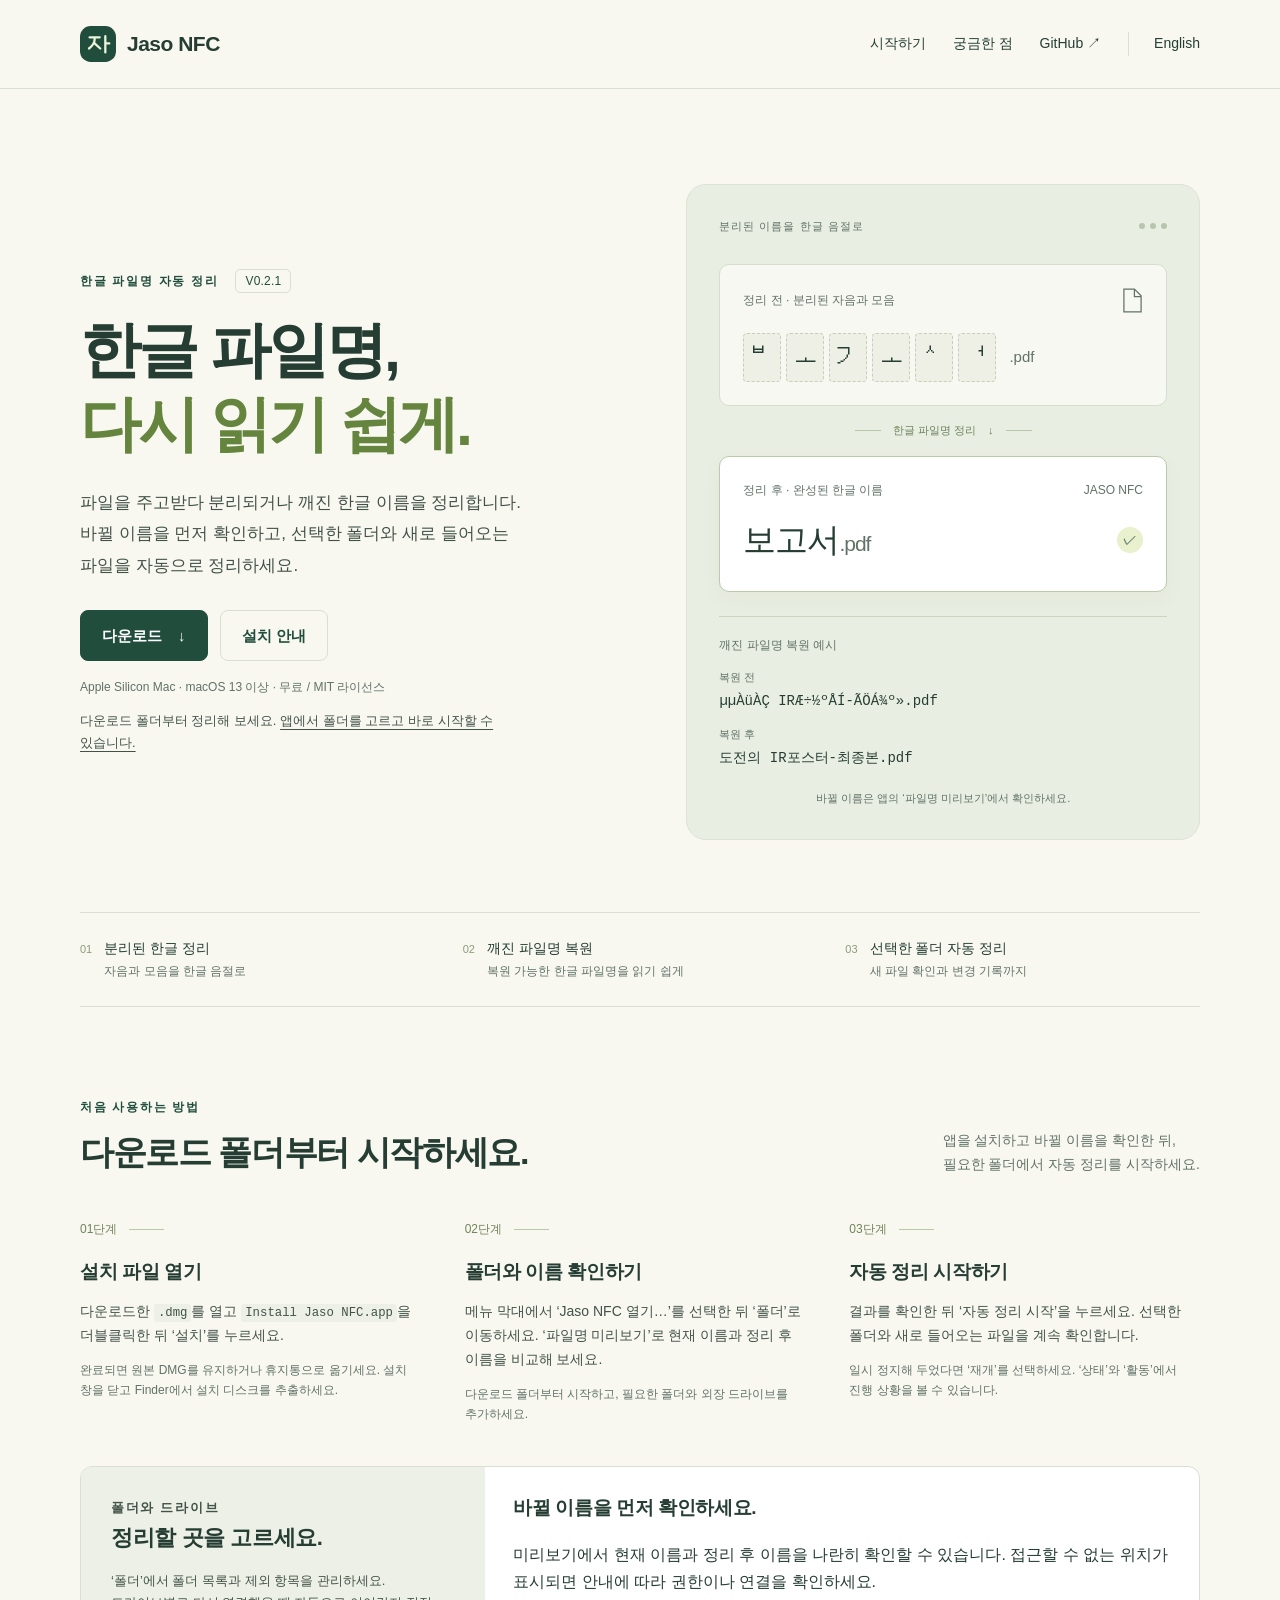
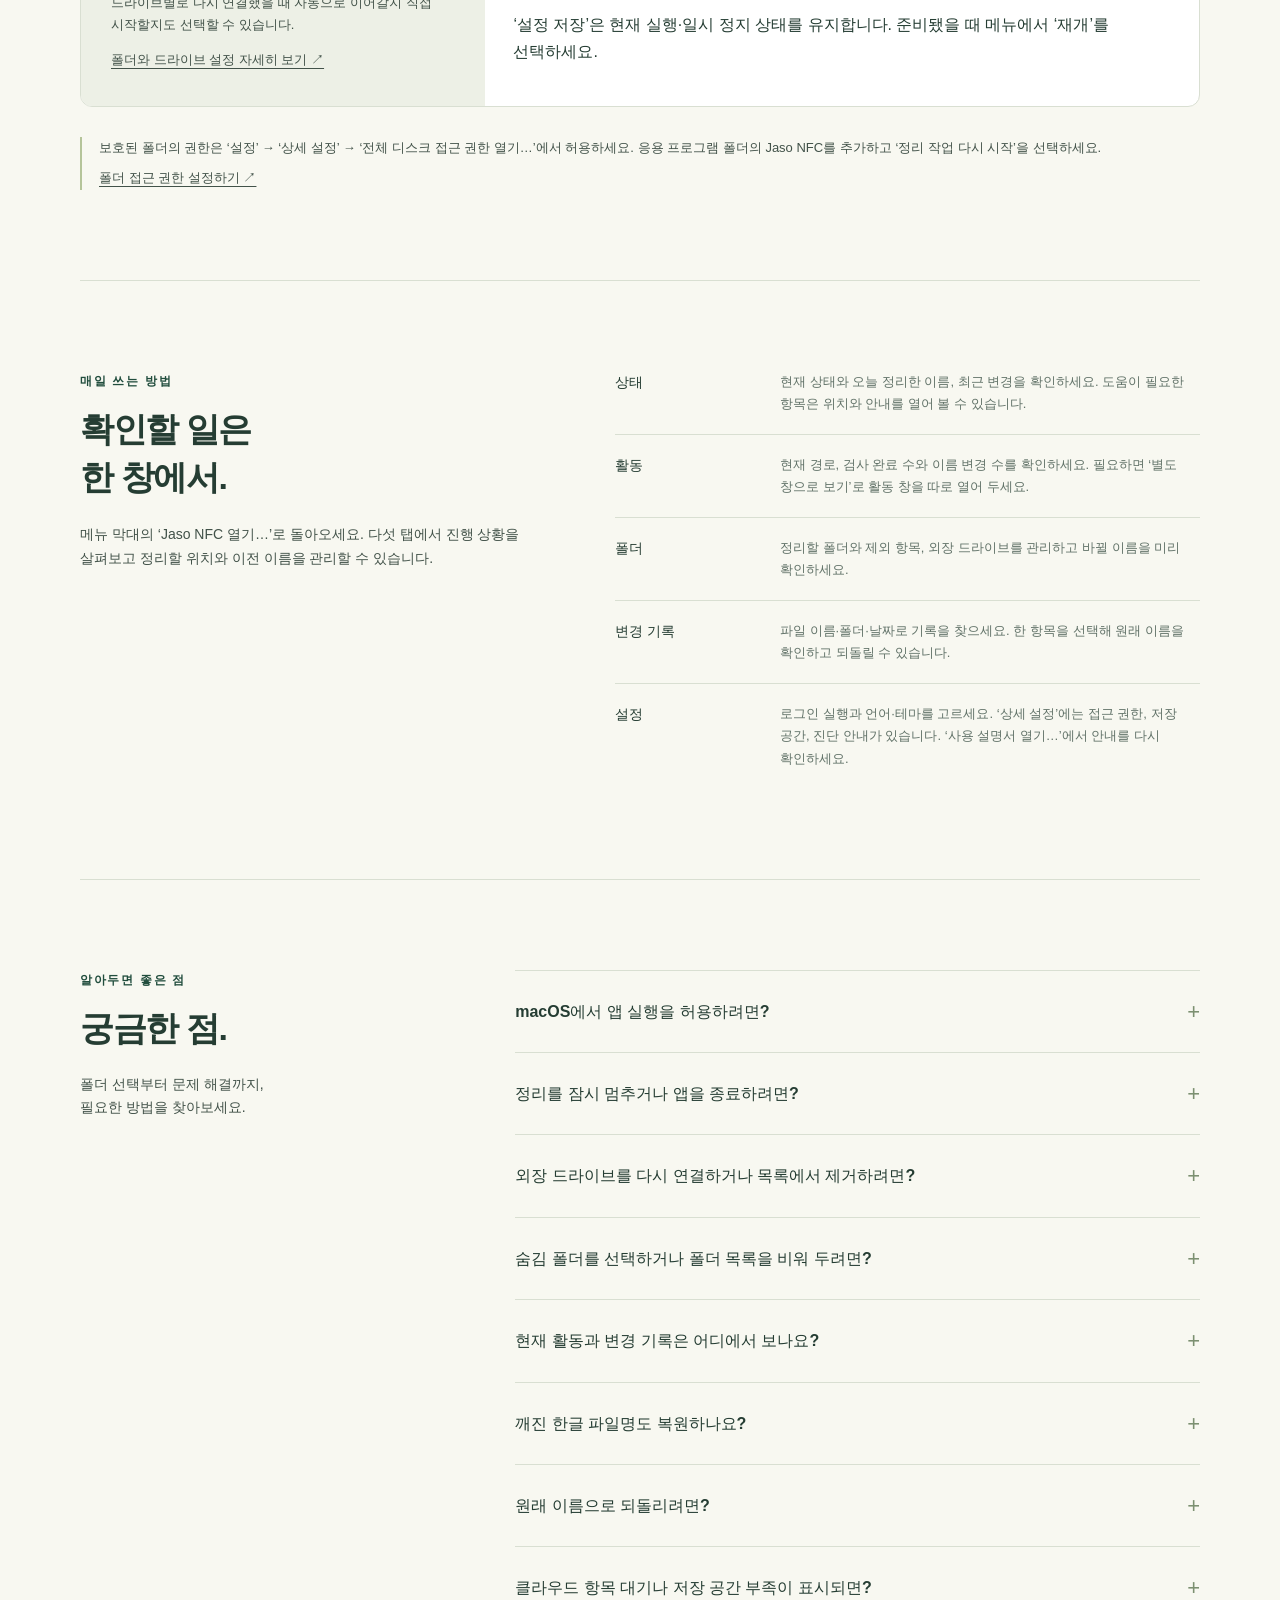
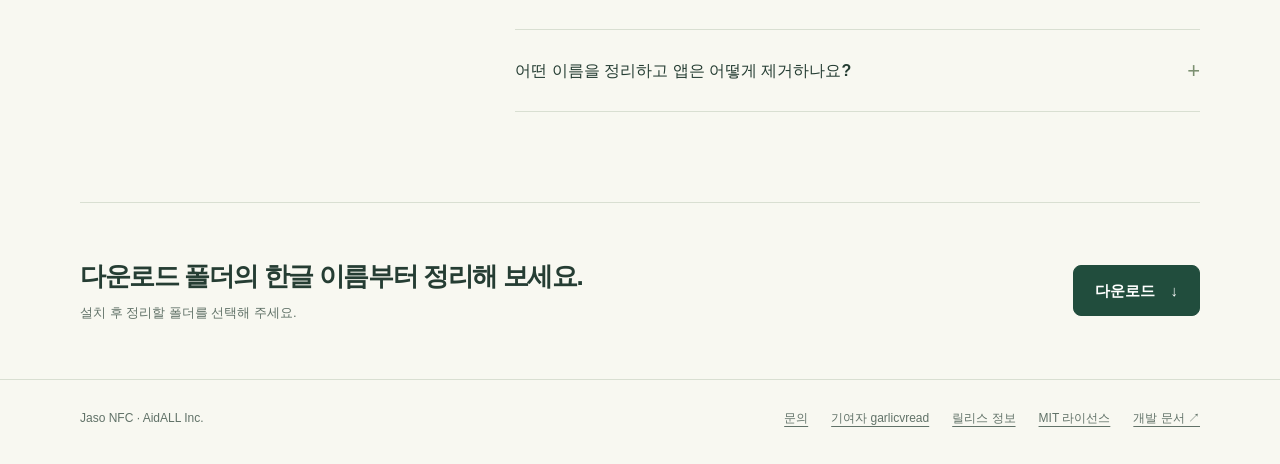
<file: site/index.html>
<!doctype html>
<html lang="ko">
<head>
  <meta charset="utf-8">
  <meta name="viewport" content="width=device-width, initial-scale=1">
  <meta name="description" content="분리되거나 깨진 한글 파일명을 정리합니다. 바뀔 이름을 미리 확인하고, 선택한 폴더에서 자동 정리를 시작하세요.">
  <meta name="theme-color" content="#f8f8f1">
  <meta property="og:title" content="Jaso NFC — 한글 파일명, 다시 읽기 쉽게">
  <meta property="og:description" content="분리된 한글과 복원 가능한 깨진 파일명을 정리하는 Mac 앱입니다. 이름 미리보기부터 자동 정리와 원래 이름 복원까지 한 창에서 사용하세요.">
  <meta property="og:type" content="website">
  <meta property="og:url" content="https://garlicvread.github.io/jaso-nfc/">
  <link rel="canonical" href="https://garlicvread.github.io/jaso-nfc/">
  <link rel="alternate" hreflang="en" href="https://garlicvread.github.io/jaso-nfc/en/">
  <link rel="icon" href="assets/mark.svg" type="image/svg+xml">
  <link rel="stylesheet" href="assets/styles.css">
  <script src="assets/guide.js" defer></script>
  <title>Jaso NFC — 한글 파일명, 다시 읽기 쉽게</title>
</head>
<body>
<a class="skip" href="#main">본문으로 이동</a>
<header class="header">
  <nav class="nav wrap" aria-label="주 메뉴">
    <a class="brand" href="./" aria-label="Jaso NFC 처음으로"><img src="assets/mark.svg" alt="" width="36" height="36">Jaso NFC</a>
    <div class="nav-links"><a href="#setup">시작하기</a><a class="desktop-link" href="#questions">궁금한 점</a><a class="desktop-link" href="https://github.com/garlicvread/jaso-nfc">GitHub ↗</a><a class="language" href="en/" lang="en" hreflang="en">English</a></div>
  </nav>
</header>
<main id="main" class="wrap">
  <section class="hero" aria-labelledby="hero-title">
    <div>
      <p class="eyebrow">한글 파일명 자동 정리 <span>v0.2.1</span></p>
      <h1 id="hero-title">한글 파일명,<br><em>다시 읽기 쉽게.</em></h1>
      <p class="hero-copy">파일을 주고받다 분리되거나 깨진 한글 이름을 정리합니다. 바뀔 이름을 먼저 확인하고, 선택한 폴더와 새로 들어오는 파일을 자동으로 정리하세요.</p>
      <div class="actions"><a class="button" href="https://github.com/garlicvread/jaso-nfc/releases/download/v0.2.1/Jaso-NFC-0.2.1-arm64-local.dmg">다운로드 <span aria-hidden="true">↓</span></a><a class="button secondary" href="#setup">설치 안내</a></div>
      <p class="compatibility">Apple Silicon Mac · macOS 13 이상 · 무료 / MIT 라이선스</p>
      <p class="before-download">다운로드 폴더부터 정리해 보세요. <a href="#setup">앱에서 폴더를 고르고 바로 시작할 수 있습니다.</a></p>
    </div>
    <div class="art" role="img" aria-label="분리된 한글을 보고서.pdf로 합치고, 잘못 읽힌 문자로 깨진 파일명을 도전의 IR포스터-최종본.pdf로 복원하는 예시입니다.">
      <div class="art-top"><span>분리된 이름을 한글 음절로</span><span class="dots" aria-hidden="true"><i></i><i></i><i></i></span></div>
      <div class="file"><div class="file-label"><span>정리 전 · 분리된 자음과 모음</span><svg viewBox="0 0 22 26" fill="none" aria-hidden="true"><path d="M4 1h9l7 7v17H2V1h2zM13 1v8h7" stroke="currentColor" stroke-width="1.3"/></svg></div><div class="jamo" aria-hidden="true"><span>ᄇ</span><span>ᅩ</span><span>ᄀ</span><span>ᅩ</span><span>ᄉ</span><span>ᅥ</span><small>.pdf</small></div></div>
      <div class="flow">한글 파일명 정리 <span aria-hidden="true">↓</span></div>
      <div class="file after"><div class="file-label"><span>정리 후 · 완성된 한글 이름</span><span>JASO NFC</span></div><div class="filename"><span>보고서<small>.pdf</small></span><span class="check" aria-hidden="true">✓</span></div></div>
      <div class="encoding-example"><p class="file-label">깨진 파일명 복원 예시</p><p><span>복원 전</span><code>µµÀüÀÇ IRÆ÷½ºÅÍ-ÃÖÁ¾º».pdf</code></p><p><span>복원 후</span><code>도전의 IR포스터-최종본.pdf</code></p></div>
      <p class="art-caption">바뀔 이름은 앱의 ‘파일명 미리보기’에서 확인하세요.</p>
    </div>
  </section>
  <div class="quick-facts" aria-label="앱의 기본 동작">
    <div class="fact"><span class="number">01</span><p>분리된 한글 정리<small>자음과 모음을 한글 음절로</small></p></div>
    <div class="fact"><span class="number">02</span><p>깨진 파일명 복원<small>복원 가능한 한글 파일명을 읽기 쉽게</small></p></div>
    <div class="fact"><span class="number">03</span><p>선택한 폴더 자동 정리<small>새 파일 확인과 변경 기록까지</small></p></div>
  </div>
  <section id="setup" class="section" aria-labelledby="setup-title">
    <div class="section-heading"><div><p class="eyebrow">처음 사용하는 방법</p><h2 id="setup-title">다운로드 폴더부터 시작하세요.</h2></div><p class="section-intro">앱을 설치하고 바뀔 이름을 확인한 뒤,<br>필요한 폴더에서 자동 정리를 시작하세요.</p></div>
    <div class="steps">
      <article><span class="step-num">01단계</span><h3>설치 파일 열기</h3><p>다운로드한 <code>.dmg</code>를 열고 <code>Install Jaso NFC.app</code>을 더블클릭한 뒤 ‘설치’를 누르세요.</p><p class="small">완료되면 원본 DMG를 유지하거나 휴지통으로 옮기세요. 설치 창을 닫고 Finder에서 설치 디스크를 추출하세요.</p></article>
      <article><span class="step-num">02단계</span><h3>폴더와 이름 확인하기</h3><p>메뉴 막대에서 ‘Jaso NFC 열기…’를 선택한 뒤 ‘폴더’로 이동하세요. ‘파일명 미리보기’로 현재 이름과 정리 후 이름을 비교해 보세요.</p><p class="small">다운로드 폴더부터 시작하고, 필요한 폴더와 외장 드라이브를 추가하세요.</p></article>
      <article><span class="step-num">03단계</span><h3>자동 정리 시작하기</h3><p>결과를 확인한 뒤 ‘자동 정리 시작’을 누르세요. 선택한 폴더와 새로 들어오는 파일을 계속 확인합니다.</p><p class="small">일시 정지해 두었다면 ‘재개’를 선택하세요. ‘상태’와 ‘활동’에서 진행 상황을 볼 수 있습니다.</p></article>
    </div>
    <div id="enable" class="setup-box">
      <div class="setup-intro"><p class="eyebrow">폴더와 드라이브</p><h3>정리할 곳을 고르세요.</h3><p>‘폴더’에서 폴더 목록과 제외 항목을 관리하세요. 드라이브별로 다시 연결했을 때 자동으로 이어갈지 직접 시작할지도 선택할 수 있습니다.</p><p><a href="https://github.com/garlicvread/jaso-nfc/blob/main/docs/usage.md#change-folders">폴더와 드라이브 설정 자세히 보기 ↗</a></p></div>
      <div class="setup-code"><h3>바뀔 이름을 먼저 확인하세요.</h3><p>미리보기에서 현재 이름과 정리 후 이름을 나란히 확인할 수 있습니다. 접근할 수 없는 위치가 표시되면 안내에 따라 권한이나 연결을 확인하세요.</p><p>‘설정 저장’은 현재 실행·일시 정지 상태를 유지합니다. 준비됐을 때 메뉴에서 ‘재개’를 선택하세요.</p></div>
    </div>
    <div class="permission"><p>보호된 폴더의 권한은 ‘설정’ → ‘상세 설정’ → ‘전체 디스크 접근 권한 열기…’에서 허용하세요. 응용 프로그램 폴더의 Jaso NFC를 추가하고 ‘정리 작업 다시 시작’을 선택하세요.</p><a href="https://github.com/garlicvread/jaso-nfc/blob/main/docs/usage.md#permissions">폴더 접근 권한 설정하기 ↗</a></div>
  </section>
  <section id="everyday" class="section everyday" aria-labelledby="everyday-title">
    <div><p class="eyebrow">매일 쓰는 방법</p><h2 id="everyday-title">확인할 일은<br>한 창에서.</h2><p class="body-copy">메뉴 막대의 ‘Jaso NFC 열기…’로 돌아오세요. 다섯 탭에서 진행 상황을 살펴보고 정리할 위치와 이전 이름을 관리할 수 있습니다.</p></div>
    <ul class="menu-list"><li>상태<span>현재 상태와 오늘 정리한 이름, 최근 변경을 확인하세요. 도움이 필요한 항목은 위치와 안내를 열어 볼 수 있습니다.</span></li><li>활동<span>현재 경로, 검사 완료 수와 이름 변경 수를 확인하세요. 필요하면 ‘별도 창으로 보기’로 활동 창을 따로 열어 두세요.</span></li><li>폴더<span>정리할 폴더와 제외 항목, 외장 드라이브를 관리하고 바뀔 이름을 미리 확인하세요.</span></li><li>변경 기록<span>파일 이름·폴더·날짜로 기록을 찾으세요. 한 항목을 선택해 원래 이름을 확인하고 되돌릴 수 있습니다.</span></li><li>설정<span>로그인 실행과 언어·테마를 고르세요. ‘상세 설정’에는 접근 권한, 저장 공간, 진단 안내가 있습니다. ‘사용 설명서 열기…’에서 안내를 다시 확인하세요.</span></li></ul>
  </section>
  <section id="questions" class="section faq" aria-labelledby="faq-title">
    <div><p class="eyebrow">알아두면 좋은 점</p><h2 id="faq-title">궁금한 점.</h2><p class="body-copy">폴더 선택부터 문제 해결까지,<br>필요한 방법을 찾아보세요.</p></div>
    <div class="questions">
      <details id="blocked"><summary>macOS에서 앱 실행을 허용하려면?</summary><p>다운로드 출처를 확인한 뒤 <a href="https://support.apple.com/ko-kr/102445">Apple의 앱 실행 허용 안내</a>를 따라 주세요. 앱을 한 번 열고 시스템 설정 → 개인정보 보호 및 보안에서 ‘확인 없이 열기’를 선택하세요. 해당 항목이 없거나 손상 메시지가 나오면 다시 다운로드하거나 지원팀에 문의해 주세요.</p></details>
      <details><summary>정리를 잠시 멈추거나 앱을 종료하려면?</summary><p>메뉴의 ‘일시 정지’와 ‘재개’로 정리 시점을 조절하세요. 창을 닫으면 백그라운드에서 계속 작업합니다. 작업까지 종료하려면 ‘Jaso NFC 종료’를 선택하고, 다음에 사용할 때는 응용 프로그램 폴더에서 앱을 여세요.</p></details>
      <details><summary>외장 드라이브를 다시 연결하거나 목록에서 제거하려면?</summary><p>‘폴더’ → ‘드라이브’에서 드라이브를 선택하고 ‘선택한 드라이브 관리…’를 여세요. 자동으로 이어서 정리하거나 연결할 때마다 직접 시작하도록 고를 수 있습니다. 앱 전체의 일시 정지는 유지됩니다.</p><p>사용을 마친 드라이브는 상세 창에서 ‘목록에서 제거’를 선택하세요. 연결이 해제된 드라이브도 제거할 수 있습니다. 다른 폴더 변경이 없으면 바로 저장됩니다. 함께 수정 중인 폴더의 미리보기가 필요하면, 미리보기 후 ‘설정 저장’을 눌러 드라이브 제거까지 적용하세요. 저장한 제외 설정은 다시 연결한 뒤에도 유지됩니다. <a href="https://github.com/garlicvread/jaso-nfc/blob/main/docs/usage.md#change-folders">폴더와 드라이브 설정 안내</a>에서 자세히 확인하세요.</p></details>
      <details><summary>숨김 폴더를 선택하거나 폴더 목록을 비워 두려면?</summary><p><code>.ghost-alice</code>, <code>.venv</code>처럼 점으로 시작하는 숨김 폴더는 기본 검사에서 제외합니다. 필요한 숨김 폴더는 ‘폴더’ → ‘선택한 폴더’에 직접 추가하세요. 직접 선택한 폴더 안의 하위 숨김 폴더는 계속 제외합니다.</p><p>‘선택한 폴더’ 목록을 모두 비운 상태도 저장할 수 있습니다. 새 폴더를 추가할 때까지 대기하므로, 준비됐을 때 정리할 위치를 선택하세요.</p></details>
      <details><summary>현재 활동과 변경 기록은 어디에서 보나요?</summary><p>‘활동’에서 현재 경로와 최근 작업, 지금 대기 중인 항목을 확인하세요. 작업이 멈추면 클라우드 보관, 접근 권한 등 기록된 이유를 표시하고, 이후 검사가 성공하면 완료 결과를 표시합니다. 같은 문제로 재시도하면 기존 항목의 횟수와 시각을 갱신합니다.</p><p>활동을 별도 창으로 열면 두 창에서 같은 최신 진행 상황을 확인할 수 있습니다. 이전 항목을 읽을 때는 ‘새 활동 따라가기’를 끄세요. 선택한 항목과 읽던 위치를 유지하면서 진행 정보를 갱신합니다.</p><p>완료한 이름 변경은 ‘변경 기록’에 한 번 남깁니다. 보관 중인 최근 기록을 검색하고 날짜와 결과로 골라 보세요. 기록을 선택하면 원래 이름과 변경한 이름, 위치를 확인하고 되돌릴 수 있습니다.</p></details>
      <details><summary>깨진 한글 파일명도 복원하나요?</summary><p>UTF-8 또는 CP949 문자가 Latin-1·Windows-1252로 잘못 읽힌 파일명 중, 원래 한글로 손실 없이 되돌릴 수 있고 복원 근거가 충분한 경우를 복원합니다. ‘파일명 미리보기’에서 결과를 확인하세요. 복원 근거가 충분하지 않거나 여러 해석이 가능한 이름은 현재 이름을 유지합니다. <a href="https://github.com/garlicvread/jaso-nfc/blob/main/docs/usage.md#filename-repair">파일명 복원 안내</a>에서 예시와 처리 범위를 확인하세요.</p></details>
      <details><summary>원래 이름으로 되돌리려면?</summary><p>‘변경 기록’에서 항목을 선택하고 ‘원래 이름으로 되돌리기’를 누르세요. 확인 안내를 읽고 ‘되돌리기’를 선택한 뒤 완료 메시지를 기다리세요. 파일이 이동했거나 이름이 충돌하면 이유를 표시합니다. <a href="https://github.com/garlicvread/jaso-nfc/blob/main/docs/usage.md#recovery">이름 복원 안내</a>를 참고하세요.</p></details>
      <details><summary>클라우드 항목 대기나 저장 공간 부족이 표시되면?</summary><p>활동에 표시된 경로와 이유를 확인하고 Finder나 동기화 앱에서 연결·다운로드 상태를 살펴보세요. 디스크 여유 공간과 앱 데이터는 ‘설정’ → ‘상세 설정’ → ‘저장 공간 사용량…’에서 확인할 수 있습니다. 필요한 경우 ‘저장공간 설정 열기’로 공간을 확보하세요.</p><p>파일 목록은 필요한 정보를 간결하게 저장합니다. 변경 기록과 로그는 정해진 용량 안에서 보관하며 오래된 항목부터 자동으로 정리합니다. 처리 중인 복구에 필요한 기록은 별도로 보관합니다.</p></details>
      <details><summary>어떤 이름을 정리하고 앱은 어떻게 제거하나요?</summary><p>선택한 폴더 안에서 파일과 폴더의 분리된 한글 이름을 정리하고, 복원 조건에 맞는 깨진 파일명도 복원합니다. <code>ㅎㅏㄴ</code> 같은 호환 자모, 자동 제외 항목과 exFAT 사용 시 주의점은 <a href="https://github.com/garlicvread/jaso-nfc/blob/main/docs/usage.md#변경-범위와-안전성">처리 범위 안내</a>를 확인하세요. 제거할 때는 로그인 실행을 끄고 앱을 종료한 뒤 <a href="https://github.com/garlicvread/jaso-nfc/blob/main/docs/installation.md#uninstall">제거 절차</a>에 따라 응용 프로그램 폴더의 앱을 휴지통으로 옮기세요.</p></details>
    </div>
  </section>
  <section class="bottom-cta" aria-label="다운로드와 지원"><div><h2>다운로드 폴더의 한글 이름부터 정리해 보세요.</h2><p>설치 후 정리할 폴더를 선택해 주세요.</p></div><a class="button" href="https://github.com/garlicvread/jaso-nfc/releases/download/v0.2.1/Jaso-NFC-0.2.1-arm64-local.dmg">다운로드 <span aria-hidden="true">↓</span></a></section>
</main>
<footer><div class="wrap footer-inner"><span>Jaso NFC · AidALL Inc.</span><div class="footer-links"><a href="mailto:aidall_manager@aidall.tech">문의</a><a href="https://github.com/garlicvread">기여자 garlicvread</a><a href="https://github.com/garlicvread/jaso-nfc/releases/tag/v0.2.1">릴리스 정보</a><a href="https://github.com/garlicvread/jaso-nfc/blob/main/LICENSE">MIT 라이선스</a><a href="https://github.com/garlicvread/jaso-nfc/blob/main/docs/development.md">개발 문서 ↗</a></div></div></footer>
</body>
</html>
</file>
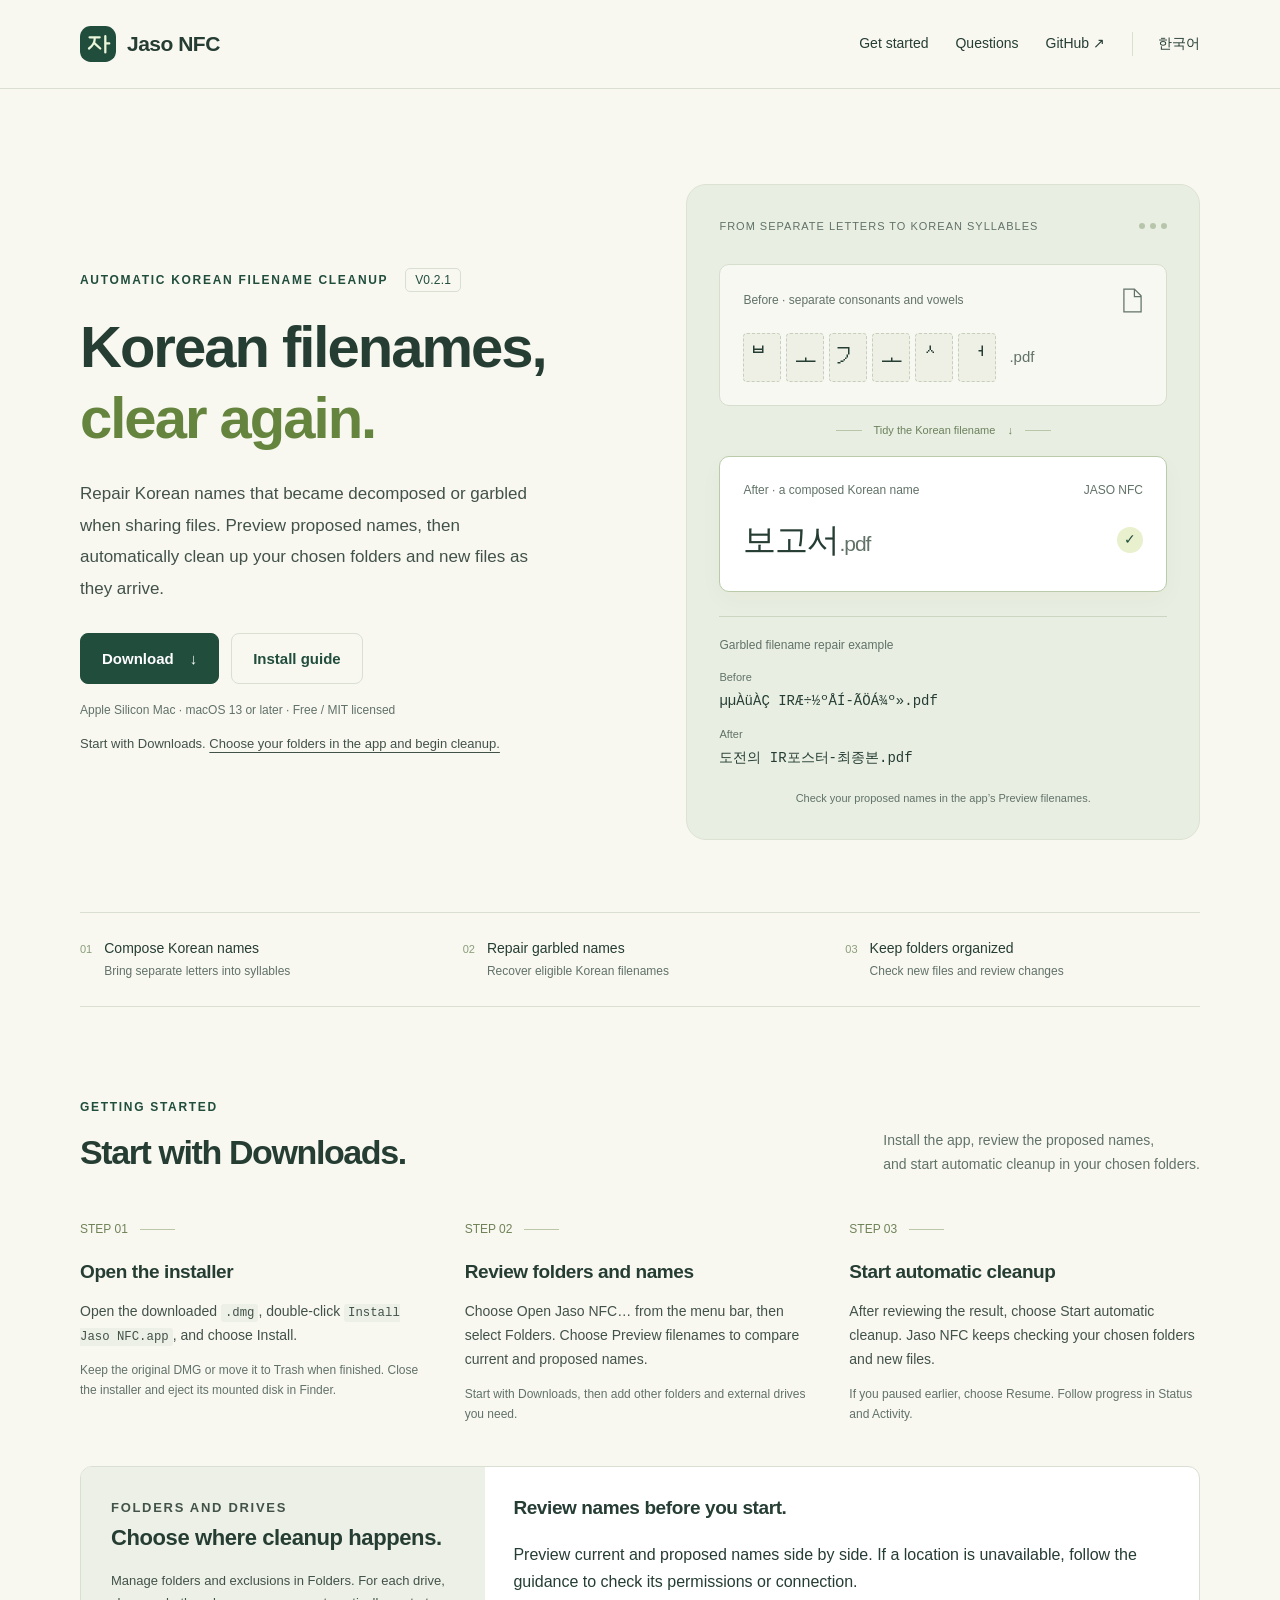
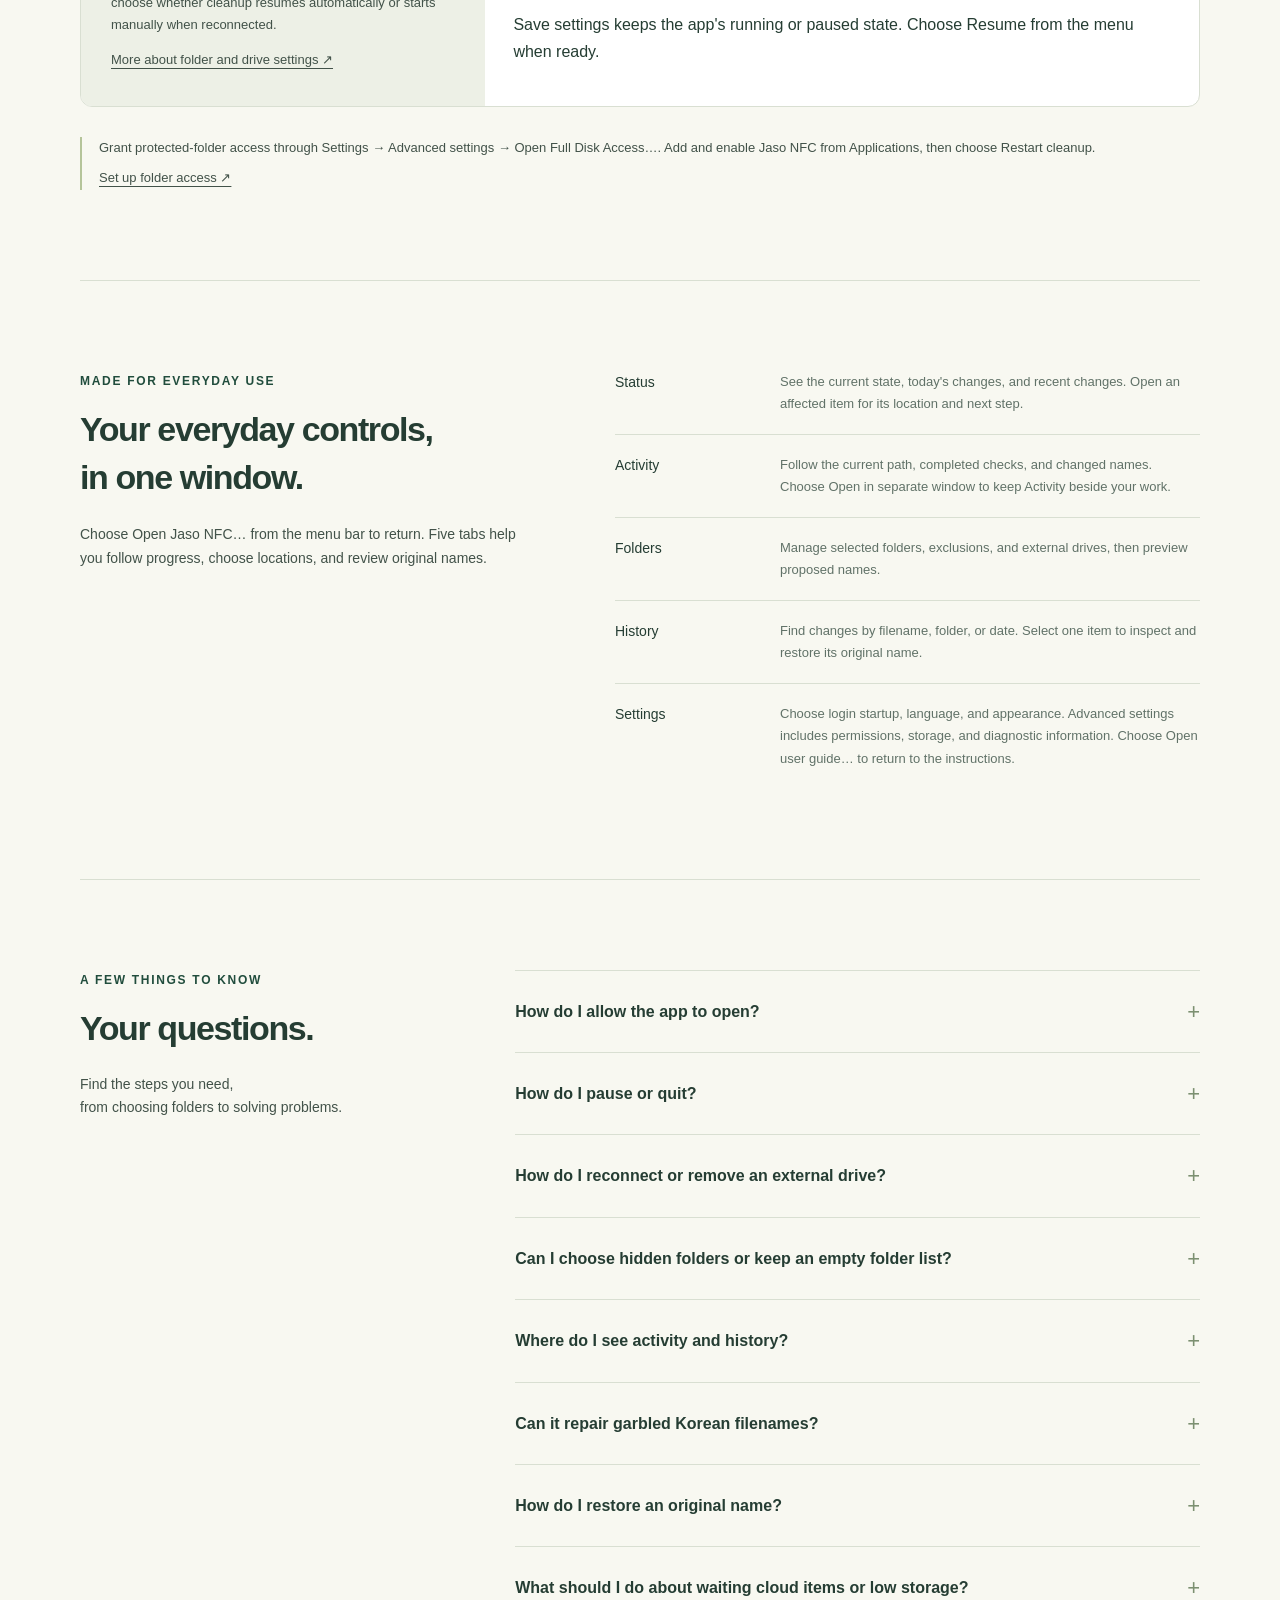
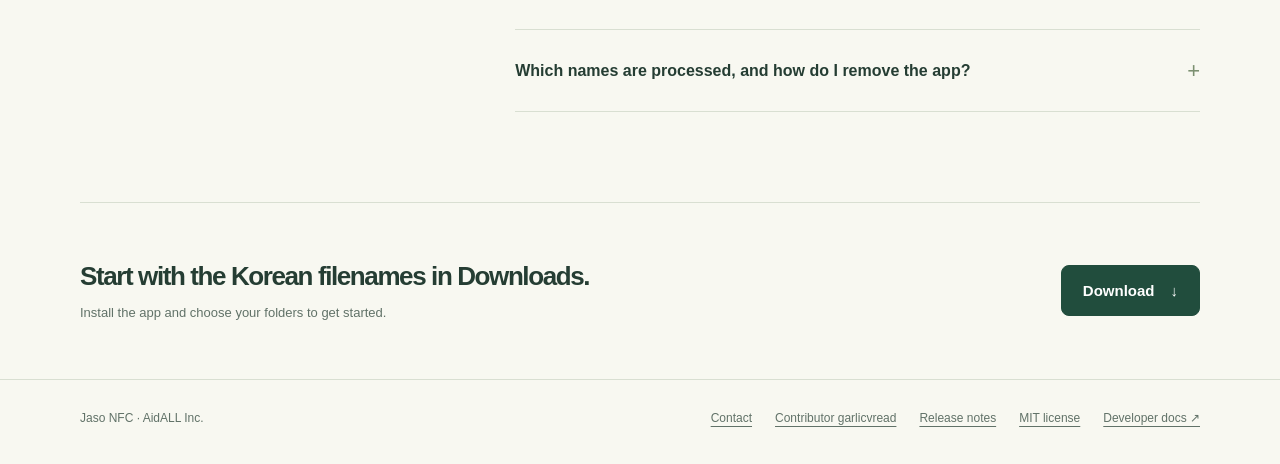
<file: site/en/index.html>
<!doctype html>
<html lang="en">
<head>
  <meta charset="utf-8">
  <meta name="viewport" content="width=device-width, initial-scale=1">
  <meta name="description" content="Repair decomposed or garbled Korean filenames. Preview proposed names and start automatic cleanup in your chosen folders.">
  <meta name="theme-color" content="#f8f8f1">
  <meta property="og:title" content="Jaso NFC — Korean filenames, clear again">
  <meta property="og:description" content="A Mac app for decomposed Korean names and reversible filename encoding mistakes. Preview names, start automatic cleanup, and restore earlier names in one window.">
  <meta property="og:type" content="website">
  <meta property="og:url" content="https://garlicvread.github.io/jaso-nfc/en/">
  <link rel="canonical" href="https://garlicvread.github.io/jaso-nfc/en/">
  <link rel="alternate" hreflang="ko" href="https://garlicvread.github.io/jaso-nfc/">
  <link rel="icon" href="../assets/mark.svg" type="image/svg+xml">
  <link rel="stylesheet" href="../assets/styles.css">
  <script src="../assets/guide.js" defer></script>
  <title>Jaso NFC — Korean filenames, clear again</title>
</head>
<body>
<a class="skip" href="#main">Skip to content</a>
<header class="header">
  <nav class="nav wrap" aria-label="Main navigation">
    <a class="brand" href="./" aria-label="Jaso NFC home"><img src="../assets/mark.svg" alt="" width="36" height="36">Jaso NFC</a>
    <div class="nav-links"><a href="#setup">Get started</a><a class="desktop-link" href="#questions">Questions</a><a class="desktop-link" href="https://github.com/garlicvread/jaso-nfc">GitHub ↗</a><a class="language" href="../" lang="ko" hreflang="ko">한국어</a></div>
  </nav>
</header>
<main id="main" class="wrap">
  <section class="hero" aria-labelledby="hero-title">
    <div>
      <p class="eyebrow">Automatic Korean filename cleanup <span>v0.2.1</span></p>
      <h1 id="hero-title">Korean filenames,<br><em>clear again.</em></h1>
      <p class="hero-copy">Repair Korean names that became decomposed or garbled when sharing files. Preview proposed names, then automatically clean up your chosen folders and new files as they arrive.</p>
      <div class="actions"><a class="button" href="https://github.com/garlicvread/jaso-nfc/releases/download/v0.2.1/Jaso-NFC-0.2.1-arm64-local.dmg">Download <span aria-hidden="true">↓</span></a><a class="button secondary" href="#setup">Install guide</a></div>
      <p class="compatibility">Apple Silicon Mac · macOS 13 or later · Free / MIT licensed</p>
      <p class="before-download">Start with Downloads. <a href="#setup">Choose your folders in the app and begin cleanup.</a></p>
    </div>
    <div class="art" role="img" aria-label="Examples showing decomposed Korean letters combining into 보고서.pdf and a filename misread with the wrong encoding restored to 도전의 IR포스터-최종본.pdf.">
      <div class="art-top"><span>From separate letters to Korean syllables</span><span class="dots" aria-hidden="true"><i></i><i></i><i></i></span></div>
      <div class="file"><div class="file-label"><span>Before · separate consonants and vowels</span><svg viewBox="0 0 22 26" fill="none" aria-hidden="true"><path d="M4 1h9l7 7v17H2V1h2zM13 1v8h7" stroke="currentColor" stroke-width="1.3"/></svg></div><div class="jamo" aria-hidden="true"><span>ᄇ</span><span>ᅩ</span><span>ᄀ</span><span>ᅩ</span><span>ᄉ</span><span>ᅥ</span><small>.pdf</small></div></div>
      <div class="flow">Tidy the Korean filename <span aria-hidden="true">↓</span></div>
      <div class="file after"><div class="file-label"><span>After · a composed Korean name</span><span>JASO NFC</span></div><div class="filename"><span>보고서<small>.pdf</small></span><span class="check" aria-hidden="true">✓</span></div></div>
      <div class="encoding-example"><p class="file-label">Garbled filename repair example</p><p><span>Before</span><code>µµÀüÀÇ IRÆ÷½ºÅÍ-ÃÖÁ¾º».pdf</code></p><p><span>After</span><code>도전의 IR포스터-최종본.pdf</code></p></div>
      <p class="art-caption">Check your proposed names in the app’s Preview filenames.</p>
    </div>
  </section>
  <div class="quick-facts" aria-label="How the app works">
    <div class="fact"><span class="number">01</span><p>Compose Korean names<small>Bring separate letters into syllables</small></p></div>
    <div class="fact"><span class="number">02</span><p>Repair garbled names<small>Recover eligible Korean filenames</small></p></div>
    <div class="fact"><span class="number">03</span><p>Keep folders organized<small>Check new files and review changes</small></p></div>
  </div>
  <section id="setup" class="section" aria-labelledby="setup-title">
    <div class="section-heading"><div><p class="eyebrow">Getting started</p><h2 id="setup-title">Start with Downloads.</h2></div><p class="section-intro">Install the app, review the proposed names,<br>and start automatic cleanup in your chosen folders.</p></div>
    <div class="steps">
      <article><span class="step-num">STEP 01</span><h3>Open the installer</h3><p>Open the downloaded <code>.dmg</code>, double-click <code>Install Jaso NFC.app</code>, and choose Install.</p><p class="small">Keep the original DMG or move it to Trash when finished. Close the installer and eject its mounted disk in Finder.</p></article>
      <article><span class="step-num">STEP 02</span><h3>Review folders and names</h3><p>Choose Open Jaso NFC… from the menu bar, then select Folders. Choose Preview filenames to compare current and proposed names.</p><p class="small">Start with Downloads, then add other folders and external drives you need.</p></article>
      <article><span class="step-num">STEP 03</span><h3>Start automatic cleanup</h3><p>After reviewing the result, choose Start automatic cleanup. Jaso NFC keeps checking your chosen folders and new files.</p><p class="small">If you paused earlier, choose Resume. Follow progress in Status and Activity.</p></article>
    </div>
    <div id="enable" class="setup-box">
      <div class="setup-intro"><p class="eyebrow">Folders and drives</p><h3>Choose where cleanup happens.</h3><p>Manage folders and exclusions in Folders. For each drive, choose whether cleanup resumes automatically or starts manually when reconnected.</p><p><a href="https://github.com/garlicvread/jaso-nfc/blob/main/docs/usage.en.md#change-folders">More about folder and drive settings ↗</a></p></div>
      <div class="setup-code"><h3>Review names before you start.</h3><p>Preview current and proposed names side by side. If a location is unavailable, follow the guidance to check its permissions or connection.</p><p>Save settings keeps the app's running or paused state. Choose Resume from the menu when ready.</p></div>
    </div>
    <div class="permission"><p>Grant protected-folder access through Settings → Advanced settings → Open Full Disk Access…. Add and enable Jaso NFC from Applications, then choose Restart cleanup.</p><a href="https://github.com/garlicvread/jaso-nfc/blob/main/docs/usage.en.md#permissions">Set up folder access ↗</a></div>
  </section>
  <section id="everyday" class="section everyday" aria-labelledby="everyday-title">
    <div><p class="eyebrow">Made for everyday use</p><h2 id="everyday-title">Your everyday controls,<br>in one window.</h2><p class="body-copy">Choose Open Jaso NFC… from the menu bar to return. Five tabs help you follow progress, choose locations, and review original names.</p></div>
    <ul class="menu-list"><li>Status<span>See the current state, today's changes, and recent changes. Open an affected item for its location and next step.</span></li><li>Activity<span>Follow the current path, completed checks, and changed names. Choose Open in separate window to keep Activity beside your work.</span></li><li>Folders<span>Manage selected folders, exclusions, and external drives, then preview proposed names.</span></li><li>History<span>Find changes by filename, folder, or date. Select one item to inspect and restore its original name.</span></li><li>Settings<span>Choose login startup, language, and appearance. Advanced settings includes permissions, storage, and diagnostic information. Choose Open user guide… to return to the instructions.</span></li></ul>
  </section>
  <section id="questions" class="section faq" aria-labelledby="faq-title">
    <div><p class="eyebrow">A few things to know</p><h2 id="faq-title">Your questions.</h2><p class="body-copy">Find the steps you need,<br>from choosing folders to solving problems.</p></div>
    <div class="questions">
      <details id="blocked"><summary>How do I allow the app to open?</summary><p>After checking the download source, follow <a href="https://support.apple.com/en-us/102445">Apple’s app opening instructions</a>. Try opening the app, then choose Open Anyway in System Settings → Privacy &amp; Security. If that option is unavailable or you see a damage message, download it again or contact support.</p></details>
      <details><summary>How do I pause or quit?</summary><p>Use Pause and Resume in the menu to choose when cleanup runs. Closing the window leaves background work running. Choose Quit Jaso NFC to stop it too, then open the app from Applications when you want to use it again.</p></details>
      <details><summary>How do I reconnect or remove an external drive?</summary><p>Select it in Folders → Drives and choose Manage selected drive…. Choose automatic resume or a manual start for each connection. The app's global pause remains in effect.</p><p>Choose Remove from list in the drive's details when you finish using it. You can remove a disconnected drive. With no other folder edits, removal is saved immediately. If your other folder edits need a preview, preview them and choose Save settings to apply the removal too. Your saved exclusion remains in effect after reconnection. See the <a href="https://github.com/garlicvread/jaso-nfc/blob/main/docs/usage.en.md#change-folders">folder and drive settings guide</a> for details.</p></details>
      <details><summary>Can I choose hidden folders or keep an empty folder list?</summary><p>Hidden folders whose names begin with a dot, such as <code>.ghost-alice</code> and <code>.venv</code>, are excluded by default. Add a hidden folder directly in Folders → Selected folders to include it. Hidden subfolders inside that selection remain excluded.</p><p>You can save an empty Selected folders list. Cleanup waits until you add another folder, so choose your locations when you are ready.</p></details>
      <details><summary>Where do I see activity and history?</summary><p>Use Activity to see the current path, recent work, and items currently waiting. When a task stops, its entry shows the recorded cause, such as cloud storage or access permissions. A later successful check updates the entry with its completion result. Retries for the same issue update the count and time of its existing entry.</p><p>Open Activity in a separate window to see the same current progress in both windows. Turn off Follow new activity when reading an earlier entry. Progress updates preserve your selected entry and reading position.</p><p>Each completed name change creates one History record. Search retained recent changes and filter them by date and result. Select a record to inspect its original name, changed name, and location, or restore the original name.</p></details>
      <details><summary>Can it repair garbled Korean filenames?</summary><p>It repairs eligible filenames originally encoded as UTF-8 or CP949 and misread as Latin-1 or Windows-1252 when there is sufficient evidence to recover the Korean name without losing information. Review the result in Preview filenames. Names with weak evidence or multiple plausible interpretations keep their current spelling. See examples and supported cases in the <a href="https://github.com/garlicvread/jaso-nfc/blob/main/docs/usage.en.md#filename-repair">filename repair guide</a>.</p></details>
      <details><summary>How do I restore an original name?</summary><p>Select a History item and choose Restore original name. Read the availability check, choose Confirm restore, and wait for the completion message. If the file moved or another item occupies the name, the app explains why. See the <a href="https://github.com/garlicvread/jaso-nfc/blob/main/docs/usage.en.md#recovery">name restoration guide</a>.</p></details>
      <details><summary>What should I do about waiting cloud items or low storage?</summary><p>Check the path and reason in Activity, then inspect the connection and download state in Finder or your sync app. Check disk space and app data through Settings → Advanced settings → Storage usage…. Choose Open storage settings when you need to free up space.</p><p>The file index keeps the information it needs in a compact form. History and logs stay within storage limits, with older entries retired automatically. Records needed by pending recovery are kept separately.</p></details>
      <details><summary>Which names are processed, and how do I remove the app?</summary><p>Jaso NFC composes decomposed Korean file and folder names and repairs eligible garbled filenames within your selection. See the <a href="https://github.com/garlicvread/jaso-nfc/blob/main/docs/usage.en.md#scope-and-safety">scope guide</a> for compatibility letters such as <code>ㅎㅏㄴ</code>, automatic exclusions, and exFAT precautions. To remove the app, turn off login startup, quit, and follow the <a href="https://github.com/garlicvread/jaso-nfc/blob/main/docs/installation.md#uninstall">removal steps</a> before moving the app from Applications to Trash.</p></details>
    </div>
  </section>
  <section class="bottom-cta" aria-label="Download and support"><div><h2>Start with the Korean filenames in Downloads.</h2><p>Install the app and choose your folders to get started.</p></div><a class="button" href="https://github.com/garlicvread/jaso-nfc/releases/download/v0.2.1/Jaso-NFC-0.2.1-arm64-local.dmg">Download <span aria-hidden="true">↓</span></a></section>
</main>
<footer><div class="wrap footer-inner"><span>Jaso NFC · AidALL Inc.</span><div class="footer-links"><a href="mailto:aidall_manager@aidall.tech">Contact</a><a href="https://github.com/garlicvread">Contributor garlicvread</a><a href="https://github.com/garlicvread/jaso-nfc/releases/tag/v0.2.1">Release notes</a><a href="https://github.com/garlicvread/jaso-nfc/blob/main/LICENSE">MIT license</a><a href="https://github.com/garlicvread/jaso-nfc/blob/main/docs/development.md">Developer docs ↗</a></div></div></footer>
</body>
</html>
</file>
<file: site/assets/styles.css>
:root { color-scheme: light; --ink:#253d33; --text:#425249; --muted:#617268; --paper:#f8f8f1; --line:#d9dfd2; --green:#214d3d; --lime:#e8f0cd; --white:#fff; font-family:-apple-system,BlinkMacSystemFont,"Apple SD Gothic Neo","Noto Sans KR",sans-serif; }
* { box-sizing:border-box; }
html { scroll-behavior:smooth; scroll-padding-top:100px; }
body { margin:0; background:var(--paper); color:var(--ink); line-height:1.7; word-break:keep-all; -webkit-font-smoothing:antialiased; }
a { color:inherit; text-underline-offset:4px; }
button { font:inherit; }
a:focus-visible,button:focus-visible,summary:focus-visible { outline:3px solid #a85a25; outline-offset:5px; }
.skip { position:fixed; top:-100px; left:20px; padding:12px 20px; background:white; z-index:10; }
.skip:focus { top:12px; }
.wrap { width:min(1120px,calc(100% - 64px)); margin:auto; }
.header { border-bottom:1px solid var(--line); background:var(--paper); }
.nav { min-height:88px; display:flex; align-items:center; justify-content:space-between; gap:20px; }
.brand { display:flex; align-items:center; gap:11px; font-size:21px; font-weight:750; text-decoration:none; letter-spacing:-.5px; white-space:nowrap; }
.brand img { width:36px; height:36px; }
.nav-links { display:flex; align-items:center; gap:27px; font-size:14px; }
.nav-links a { text-decoration:none; }
.nav-links a:hover { text-decoration:underline; }
.language { border-left:1px solid var(--line); padding-left:25px; }
.hero { display:grid; grid-template-columns:1.06fr 1fr; gap:62px; align-items:center; padding:95px 0 72px; }
.eyebrow { margin:0 0 22px; font-size:12px; letter-spacing:1.7px; font-weight:700; text-transform:uppercase; color:var(--green); }
.eyebrow span { margin-left:12px; padding:4px 9px; border:1px solid var(--line); border-radius:5px; letter-spacing:.2px; font-weight:500; }
h1 { margin:0 0 25px; font-size:clamp(38px,4.8vw,61px); line-height:1.22; letter-spacing:-3px; font-weight:720; }
h1 em { font-style:normal; color:#65843e; }
.hero-copy { max-width:450px; font-size:17px; line-height:1.85; color:var(--text); margin-bottom:29px; }
.actions { display:flex; gap:12px; flex-wrap:wrap; align-items:center; }
.button { display:inline-flex; justify-content:center; align-items:center; gap:16px; padding:14px 21px; border:1px solid var(--green); border-radius:8px; text-decoration:none; font-weight:650; line-height:1.4; background:var(--green); color:white; font-size:15px; transition:background .15s,transform .15s; }
.button:hover { background:#33644f; transform:translateY(-1px); }
.button.secondary { color:var(--green); background:transparent; border-color:var(--line); }
.button.secondary:hover { background:#eaf0e0; }
.compatibility { margin:16px 0 0; font-size:12px; color:var(--muted); }
.before-download { font-size:13px; color:var(--text); margin:12px 0 0; max-width:470px; }
.art { padding:32px; background:#e9eee2; border:1px solid #dce3d3; border-radius:20px; position:relative; }
.art-top { display:flex; justify-content:space-between; align-items:center; gap:10px; font-size:11px; letter-spacing:1px; color:var(--muted); text-transform:uppercase; margin:0 0 28px; }
.dots { display:flex; gap:5px; }
.dots i { width:6px; height:6px; background:#b7c5ab; border-radius:50%; }
.file { border:1px solid #d6dece; border-radius:10px; padding:23px; background:#f7f8f2; }
.file-label { display:flex; align-items:center; justify-content:space-between; color:var(--muted); font-size:12px; }
.file-label svg { width:21px; height:25px; }
.jamo { display:flex; align-items:center; gap:5px; margin-top:20px; }
.jamo span { display:grid; place-items:center; width:38px; height:49px; background:#eef0e5; border:1px dashed #c6cfbb; border-radius:4px; font-size:24px; font-family:"AppleMyungjo",serif; }
.jamo small { margin-left:8px; color:var(--muted); font-size:15px; }
.flow { display:flex; align-items:center; gap:12px; justify-content:center; color:#6b815c; font-size:11px; height:50px; }
.flow::before,.flow::after { content:""; width:26px; height:1px; background:#b8c7a9; }
.file.after { background:white; border-color:#b9cba9; box-shadow:0 8px 24px #30472b08; }
.filename { display:flex; align-items:center; justify-content:space-between; margin-top:12px; font-size:33px; letter-spacing:-1px; font-weight:500; }
.filename small { font-size:21px; color:var(--muted); font-weight:400; }
.check { border-radius:50%; background:var(--lime); color:var(--green); width:26px; height:26px; display:grid; place-items:center; font-size:14px; }
.art-caption { font-size:11px; line-height:1.6; color:var(--muted); margin:20px 0 0; text-align:center; }
.encoding-example { border-top:1px solid #cbd5c1; margin-top:24px; padding-top:18px; }
.encoding-example p { margin:0 0 12px; }
.encoding-example p:last-child { margin-bottom:0; }
.encoding-example span { display:block; margin-bottom:4px; font-size:11px; color:var(--muted); }
.encoding-example code { display:block; overflow-wrap:anywhere; font-size:14px; line-height:1.6; background:none; padding:0; }
.quick-facts { display:grid; grid-template-columns:repeat(3,1fr); border-top:1px solid var(--line); border-bottom:1px solid var(--line); padding:24px 0; gap:28px; }
.fact { display:flex; align-items:baseline; gap:12px; }
.fact .number { color:#8a9d79; font-size:11px; }
.fact p { margin:0; font-size:14px; }
.fact small { display:block; color:var(--muted); font-size:12px; }
.section { padding:90px 0; border-bottom:1px solid var(--line); }
.section-heading { display:flex; justify-content:space-between; gap:35px; align-items:flex-end; margin-bottom:38px; }
h2 { margin:0; font-size:34px; line-height:1.4; letter-spacing:-1.4px; font-weight:650; }
.section-heading .eyebrow { margin-bottom:12px; }
.section-intro { max-width:340px; font-size:14px; color:var(--muted); margin:0; }
.notice { display:flex; align-items:flex-start; gap:14px; border:1px solid #d4dfb8; background:#eef2e1; border-radius:10px; padding:20px 24px; font-size:14px; margin-bottom:38px; }
.notice .symbol { font-size:17px; line-height:1.6; }
.notice p { margin:0; }
.steps { display:grid; grid-template-columns:repeat(3,1fr); gap:34px; }
.step-num { display:inline-flex; align-items:center; gap:12px; color:#708358; font-size:12px; margin-bottom:16px; }
.step-num::after { content:""; width:35px; height:1px; background:#bac8a8; }
h3 { margin:0 0 12px; font-size:19px; letter-spacing:-.4px; font-weight:650; }
.steps p,.body-copy { font-size:14px; color:var(--text); margin:0; }
.steps .small { margin-top:12px; font-size:12px; color:var(--muted); }
.setup-box { margin-top:42px; display:grid; grid-template-columns:.85fr 1.5fr; border:1px solid var(--line); border-radius:12px; overflow:hidden; background:white; }
.setup-intro { background:#edf0e6; padding:30px; }
.setup-intro p { color:var(--text); font-size:13px; margin-bottom:0; }
.setup-intro h3 { font-size:22px; }
.setup-code { min-width:0; padding:25px 28px; }
.code-label { display:flex; justify-content:space-between; align-items:center; gap:15px; font-size:12px; color:var(--muted); margin-bottom:10px; }
.copy { font-size:11px; line-height:1.4; border:1px solid var(--line); color:var(--green); background:var(--paper); border-radius:5px; padding:6px 10px; cursor:pointer; min-width:57px; }
.copy[hidden] { display:none; }
.copy:hover { background:var(--lime); }
pre { white-space:pre-wrap; overflow-wrap:anywhere; word-break:break-word; padding:16px; background:#f6f7f2; border-radius:6px; font-size:12px; line-height:1.85; margin:0 0 18px; }
code { font-family:ui-monospace,SFMono-Regular,Menlo,monospace; }
p code,li code { font-size:.88em; background:#edf0e6; padding:2px 4px; border-radius:3px; }
.setup-note { font-size:12px; color:var(--muted); margin:0; }
.permission { margin-top:30px; padding-left:17px; border-left:2px solid #b5c49a; font-size:13px; color:var(--text); }
.permission p { margin:0 0 8px; }
.everyday { display:grid; grid-template-columns:1fr 1.3fr; gap:85px; }
.everyday .eyebrow { margin-bottom:15px; }
.everyday h2 { margin-bottom:22px; }
.menu-list { list-style:none; padding:0; margin:0; }
.menu-list li { display:grid; grid-template-columns:140px 1fr; padding:19px 0; border-bottom:1px solid var(--line); gap:25px; font-size:14px; }
.menu-list li:first-child { padding-top:0; }
.menu-list li:last-child { border-bottom:0; }
.menu-list span { color:var(--muted); font-size:13px; }
.faq { display:grid; grid-template-columns:.8fr 1.5fr; gap:70px; }
.faq .eyebrow { margin-bottom:15px; }
.faq h2 { margin-bottom:20px; }
.questions { border-top:1px solid var(--line); }
details { border-bottom:1px solid var(--line); }
summary { display:flex; align-items:center; justify-content:space-between; gap:22px; cursor:pointer; list-style:none; padding:22px 0; font-size:16px; font-weight:550; }
summary::-webkit-details-marker { display:none; }
summary::after { content:"+"; font-size:22px; font-weight:300; color:#7c9071; }
details[open] summary::after { content:"−"; }
details p { color:var(--text); font-size:14px; line-height:1.9; margin:0 30px 23px 0; }
.bottom-cta { padding:55px 0; display:flex; justify-content:space-between; gap:25px; align-items:center; }
.bottom-cta h2 { font-size:26px; margin-bottom:7px; }
.bottom-cta p { font-size:13px; color:var(--muted); margin:0; }
footer { border-top:1px solid var(--line); padding:28px 0 36px; font-size:12px; color:var(--muted); }
.footer-inner { display:flex; justify-content:space-between; align-items:center; flex-wrap:wrap; gap:20px; }
.footer-links { display:flex; gap:23px; flex-wrap:wrap; }
.sr-only { position:absolute; width:1px; height:1px; padding:0; margin:-1px; overflow:hidden; clip:rect(0,0,0,0); white-space:nowrap; border:0; }
:lang(en) h1 { font-size:clamp(38px,4.7vw,58px); letter-spacing:-2px; }
:lang(en) body { word-break:normal; }
@media(max-width:950px) {
  .hero { gap:32px; padding-top:65px; }
  h1 { letter-spacing:-2px; }
  .art { padding:24px; }
  .jamo { gap:4px; }
  .jamo span { width:30px; height:42px; font-size:21px; }
  .jamo small { margin-left:3px; }
  .everyday { gap:35px; }
  .faq { gap:35px; }
  .setup-box { grid-template-columns:1fr 1.45fr; }
}
@media(max-width:700px) {
  .wrap { width:calc(100% - 40px); }
  .nav { min-height:74px; gap:10px; }
  .brand { font-size:18px; gap:8px; }
  .brand img { width:29px; height:29px; }
  .nav-links { gap:17px; font-size:12px; }
  .nav-links .desktop-link { display:none; }
  .language { padding-left:16px; }
  .hero { grid-template-columns:1fr; padding:52px 0 40px; gap:35px; }
  .eyebrow { font-size:10px; margin-bottom:20px; }
  h1 { font-size:43px; }
  .hero-copy { font-size:15px; max-width:490px; }
  .art { width:100%; max-width:440px; justify-self:center; padding:25px; }
  .art-top { margin-bottom:20px; }
  .file { padding:20px; }
  .jamo span { width:36px; height:45px; font-size:24px; }
  .quick-facts { grid-template-columns:1fr; gap:15px; padding:25px 0; }
  .fact small { display:inline; margin-left:10px; }
  .section { padding:58px 0; }
  h2 { font-size:28px; }
  .section-heading { display:block; }
  .section-intro { margin-top:16px; }
  .notice { padding:17px; font-size:13px; }
  .steps { grid-template-columns:1fr; gap:30px; }
  .step-num { margin-bottom:9px; }
  .setup-box { grid-template-columns:1fr; margin-top:30px; }
  .setup-intro { padding:23px; }
  .setup-code { padding:22px; }
  pre { padding:13px; font-size:11px; }
  .everyday,.faq { grid-template-columns:1fr; gap:30px; }
  .menu-list li { grid-template-columns:110px 1fr; gap:20px; }
  summary { font-size:15px; }
  .bottom-cta { flex-direction:column; align-items:flex-start; padding:40px 0; }
  .footer-inner { align-items:flex-start; flex-direction:column; gap:16px; }
}
@media(max-width:370px) {
  .wrap { width:calc(100% - 32px); }
  h1 { font-size:38px; }
  .jamo span { width:29px; }
  .art { padding:20px; }
  .button { padding:13px 16px; font-size:14px; }
  .fact small { display:block; margin-left:0; }
}
@media(prefers-reduced-motion:reduce) {
  html { scroll-behavior:auto; }
  .button { transition:none; }
}
.setup-note + .code-label { margin-top:20px; }
</file>
